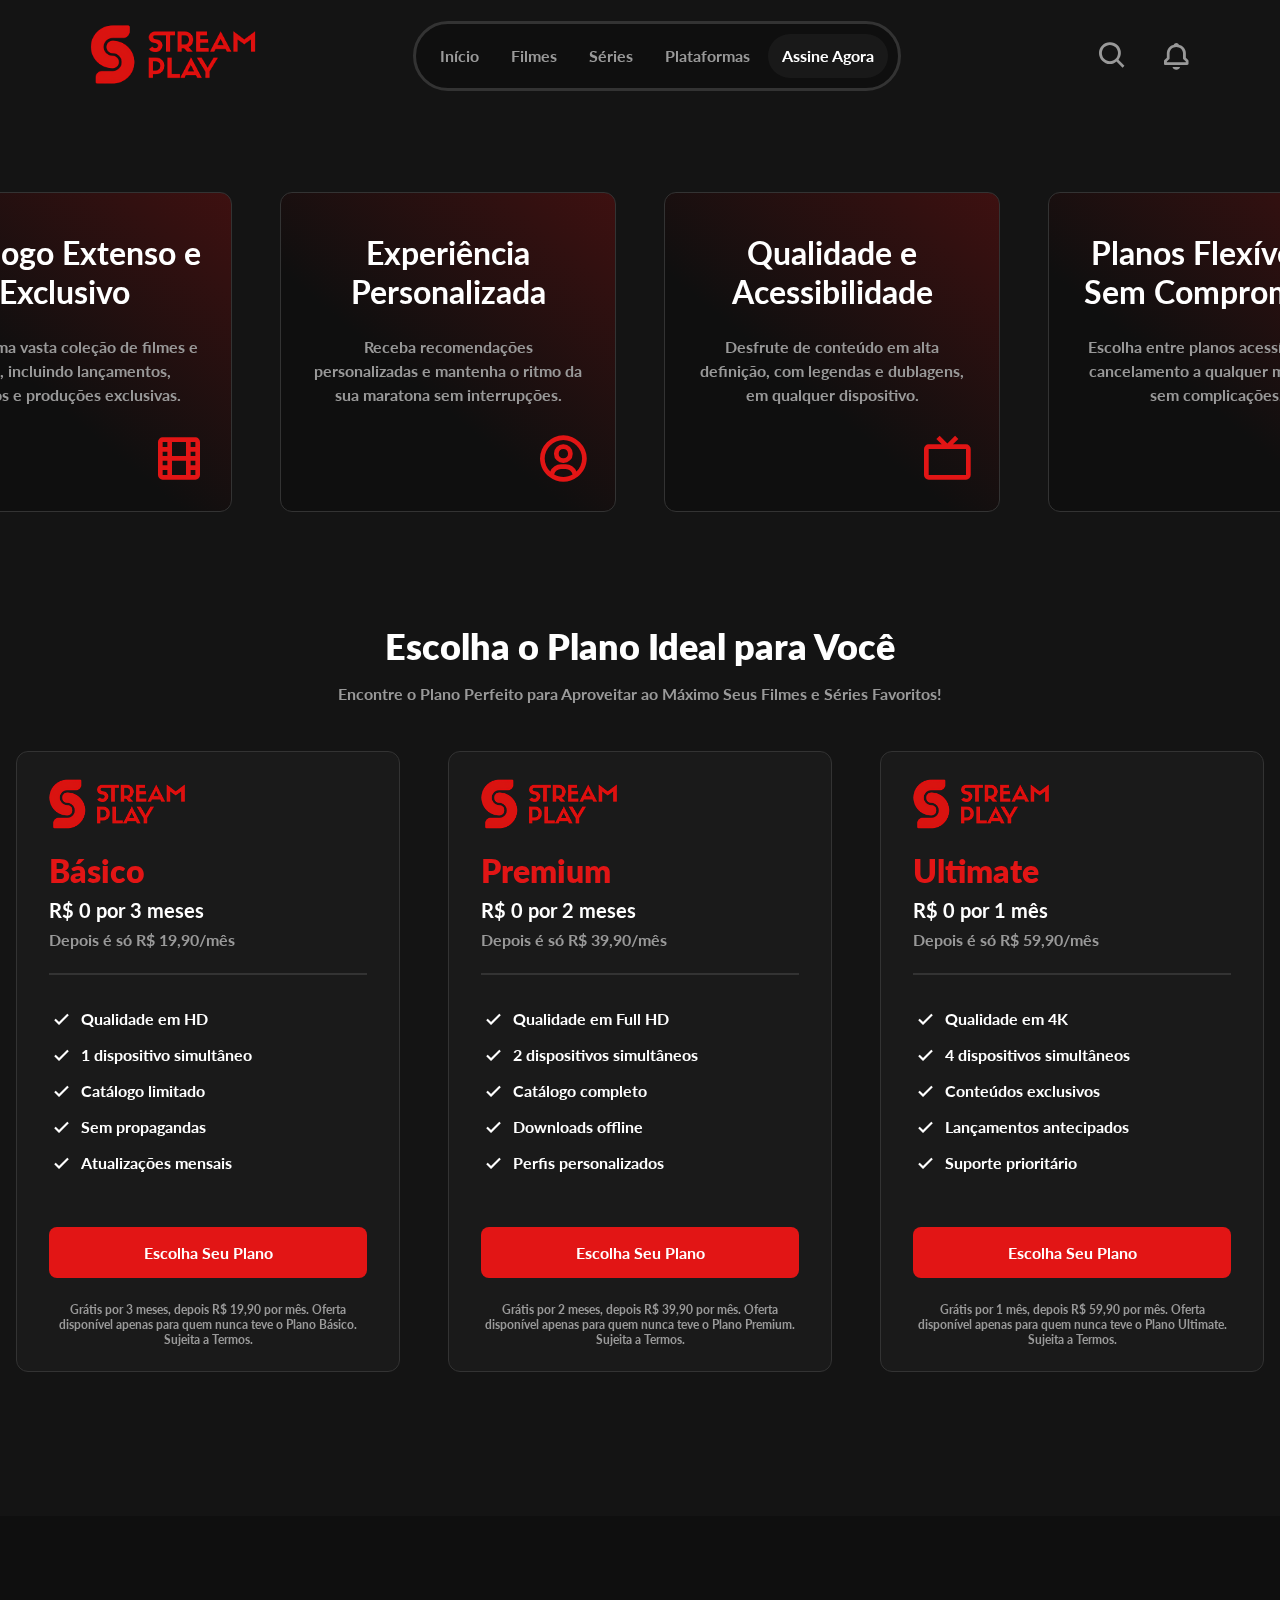
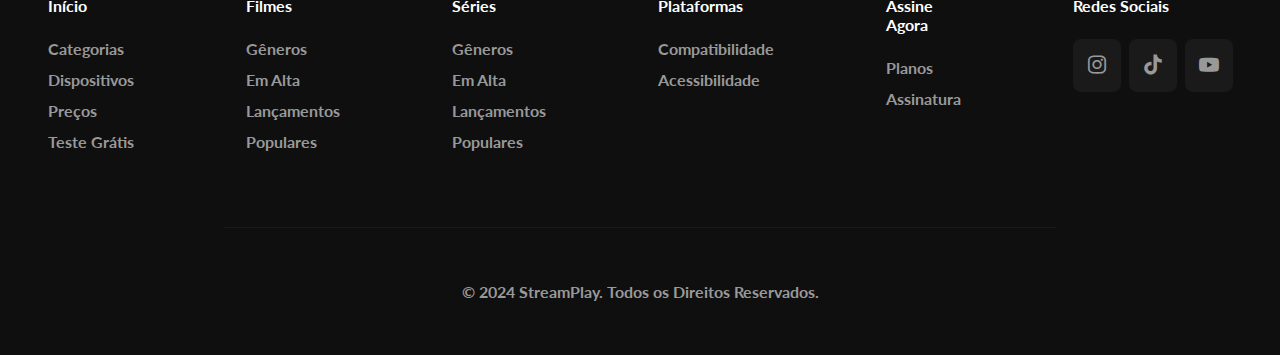
<file: plans.html>
<!DOCTYPE html>
<html lang="pt-br">
  <head>
    <meta charset="UTF-8" />
    <meta name="viewport" content="width=device-width, initial-scale=1.0" />
    <!-- css -->
    <link rel="stylesheet" href="./css/style.css" />
    <!-- favIcon -->
    <link
      rel="shortcut icon"
      href="./img/logo-pequeno.png"
      type="image/x-icon"
    />
    <!-- boxIcons -->
    <link
      href="https://unpkg.com/boxicons@2.1.4/css/boxicons.min.css"
      rel="stylesheet"
    />
    <!-- fontAwesome -->
    <link
      href="https://cdnjs.cloudflare.com/ajax/libs/font-awesome/6.7.2/css/all.min.css"
      rel="stylesheet"
    />
    <!-- aos -->
    <link href="https://unpkg.com/aos@2.3.1/dist/aos.css" rel="stylesheet" />
    <title>Assinar | StreamPlay</title>
  </head>

  <body>
    <button id="btn-top"><i class="fa-solid fa-caret-up"></i></button>

    <!-- header -->
    <header>
      <nav data-aos="fade-down" data-aos-duration="1500">
        <div class="menu">
          <a href="index.html#home">
            <img src="./img/logo.png" alt="streamplay" />
          </a>
          <ul class="nav-bar">
            <li><a href="index.html#home">Início</a></li>
            <li><a href="index.html#movie">Filmes</a></li>
            <li><a href="index.html#serie">Séries</a></li>
            <li><a href="index.html#platform">Plataformas</a></li>
            <li><a href="#">Assine Agora</a></li>
          </ul>
          <ul class="icons">
            <li>
              <button><i class="bx bx-search"></i></button>
              <button><i class="bx bx-bell"></i></button>
            </li>
          </ul>
        </div>
      </nav>
    </header>

    <main>
      <!-- plans -->
      <section id="plans">
        <div class="plans-container">
          <div class="reasons-card" data-aos="zoom-in" data-aos-duration="2000">
            <ul class="card-reasons">
              <li>
                <h2>Catálogo Extenso e Exclusivo</h2>
              </li>
              <li>
                <p>
                  Acesse uma vasta coleção de filmes e séries, incluindo
                  lançamentos, clássicos e produções exclusivas.
                </p>
              </li>
              <li>
                <i class="bx bx-film"></i>
              </li>
            </ul>
            <ul class="card-reasons">
              <li>
                <h2>Experiência Personalizada</h2>
              </li>
              <li>
                <p>
                  Receba recomendações personalizadas e mantenha o ritmo da sua
                  maratona sem interrupções.
                </p>
              </li>
              <li>
                <i class="bx bx-user-circle"></i>
              </li>
            </ul>
            <ul class="card-reasons">
              <li>
                <h2>Qualidade e Acessibilidade</h2>
              </li>
              <li>
                <p>
                  Desfrute de conteúdo em alta definição, com legendas e
                  dublagens, em qualquer dispositivo.
                </p>
              </li>
              <li>
                <i class="bx bx-tv"></i>
              </li>
            </ul>
            <ul class="card-reasons">
              <li>
                <h2>Planos Flexíveis e Sem Compromisso</h2>
              </li>
              <li>
                <p>
                  Escolha entre planos acessíveis com cancelamento a qualquer
                  momento, sem complicações.
                </p>
              </li>
              <li>
                <i class="bx bx-wallet"></i>
              </li>
            </ul>
          </div>
          <div class="plans-inner">
            <div
              class="text-container"
              data-aos="fade-down"
              data-aos-duration="2000"
            >
              <h1>Escolha o <span>Plano</span> Ideal para Você</h1>
              <p>
                Encontre o Plano Perfeito para Aproveitar ao Máximo Seus Filmes
                e Séries Favoritos!
              </p>
            </div>
            <div class="plans-card" data-aos="fade-up" data-aos-duration="2000">
              <ul class="card-plans">
                <li>
                  <img src="./img/logo.png" alt="" />
                </li>
                <li>
                  <h1>Básico</h1>
                </li>
                <li>
                  <h2>R$ 0 por 3 meses</h2>
                </li>
                <li>
                  <h3>Depois é só R$ 19,90/mês</h3>
                </li>
                <li class="check-text">
                  <i class="bx bx-check"></i>
                  <p>Qualidade em HD</p>
                </li>
                <li class="check-text">
                  <i class="bx bx-check"></i>
                  <p>1 dispositivo simultâneo</p>
                </li>
                <li class="check-text">
                  <i class="bx bx-check"></i>
                  <p>Catálogo limitado</p>
                </li>
                <li class="check-text">
                  <i class="bx bx-check"></i>
                  <p>Sem propagandas</p>
                </li>
                <li class="check-text">
                  <i class="bx bx-check"></i>
                  <p>Atualizações mensais</p>
                </li>
                <div class="button-container">
                  <a href="plans.html">Escolha Seu Plano</a>
                </div>
                <li>
                  <p>
                    Grátis por 3 meses, depois R$ 19,90 por mês. Oferta
                    disponível apenas para quem nunca teve o Plano Básico.
                    Sujeita a Termos.
                  </p>
                </li>
              </ul>
              <ul class="card-plans">
                <li>
                  <img src="./img/logo.png" alt="" />
                </li>
                <li>
                  <h1>Premium</h1>
                </li>
                <li>
                  <h2>R$ 0 por 2 meses</h2>
                </li>
                <li>
                  <h3>Depois é só R$ 39,90/mês</h3>
                </li>
                <li class="check-text">
                  <i class="bx bx-check"></i>
                  <p>Qualidade em Full HD</p>
                </li>
                <li class="check-text">
                  <i class="bx bx-check"></i>
                  <p>2 dispositivos simultâneos</p>
                </li>
                <li class="check-text">
                  <i class="bx bx-check"></i>
                  <p>Catálogo completo</p>
                </li>
                <li class="check-text">
                  <i class="bx bx-check"></i>
                  <p>Downloads offline</p>
                </li>
                <li class="check-text">
                  <i class="bx bx-check"></i>
                  <p>Perfis personalizados</p>
                </li>
                <div class="button-container">
                  <a href="plans.html">Escolha Seu Plano</a>
                </div>
                <li>
                  <p>
                    Grátis por 2 meses, depois R$ 39,90 por mês. Oferta
                    disponível apenas para quem nunca teve o Plano Premium.
                    Sujeita a Termos.
                  </p>
                </li>
              </ul>
              <ul class="card-plans">
                <li>
                  <img src="./img/logo.png" alt="logo" />
                </li>
                <li>
                  <h1>Ultimate</h1>
                </li>
                <li>
                  <h2>R$ 0 por 1 mês</h2>
                </li>
                <li>
                  <h3>Depois é só R$ 59,90/mês</h3>
                </li>
                <li class="check-text">
                  <i class="bx bx-check"></i>
                  <p>Qualidade em 4K</p>
                </li>
                <li class="check-text">
                  <i class="bx bx-check"></i>
                  <p>4 dispositivos simultâneos</p>
                </li>
                <li class="check-text">
                  <i class="bx bx-check"></i>
                  <p>Conteúdos exclusivos</p>
                </li>
                <li class="check-text">
                  <i class="bx bx-check"></i>
                  <p>Lançamentos antecipados</p>
                </li>
                <li class="check-text">
                  <i class="bx bx-check"></i>
                  <p>Suporte prioritário</p>
                </li>
                <div class="button-container">
                  <a href="plans.html">Escolha Seu Plano</a>
                </div>
                <li>
                  <p>
                    Grátis por 1 mês, depois R$ 59,90 por mês. Oferta disponível
                    apenas para quem nunca teve o Plano Ultimate. Sujeita a
                    Termos.
                  </p>
                </li>
              </ul>
            </div>
          </div>
        </div>
      </section>
    </main>

    <!-- footer -->
    <footer>
      <div class="footer-container">
        <div class="footer-top">
          <div class="footer-inner">
            <h3>Início</h3>
            <ul>
              <li><a href="index.html#movie">Categorias</a></li>
              <li><a href="index.html#platform">Dispositivos</a></li>
              <li><a href="index.html#subscribe">Preços</a></li>
              <li><a href="index.html#testFree">Teste Grátis</a></li>
            </ul>
          </div>
          <div class="footer-inner">
            <h3>Filmes</h3>
            <ul>
              <li><a href="index.html#movie">Gêneros</a></li>
              <li><a href="index.html#movie">Em Alta</a></li>
              <li><a href="index.html#movie">Lançamentos</a></li>
              <li><a href="index.html#movie">Populares</a></li>
            </ul>
          </div>
          <div class="footer-inner">
            <h3>Séries</h3>
            <ul>
              <li><a href="index.html#serie">Gêneros</a></li>
              <li><a href="index.html#serie">Em Alta</a></li>
              <li><a href="index.html#serie">Lançamentos</a></li>
              <li><a href="index.html#serie">Populares</a></li>
            </ul>
          </div>
          <div class="footer-inner">
            <h3>Plataformas</h3>
            <ul>
              <li><a href="index.html#platform">Compatibilidade</a></li>
              <li><a href="index.html#platform">Acessibilidade</a></li>
            </ul>
          </div>
          <div class="footer-inner">
            <h3>Assine Agora</h3>
            <ul>
              <li><a href="index.html#subscribe">Planos</a></li>
              <li><a href="index.html#subscribe">Assinatura</a></li>
            </ul>
          </div>
          <div class="footer-inner">
            <h3>Redes Sociais</h3>
            <ul class="icon-contact">
              <li>
                <a href="https://www.instagram.com"
                  ><i class="bx bxl-instagram"></i
                ></a>
              </li>
              <li>
                <a href="https://www.tiktok.com/pt-BR"
                  ><i class="bx bxl-tiktok"></i
                ></a>
              </li>
              <li>
                <a href="https://www.youtube.com"
                  ><i class="bx bxl-youtube"></i
                ></a>
              </li>
            </ul>
          </div>
        </div>
        <div class="footer-bottom">
          <h2>© 2024 StreamPlay. Todos os Direitos Reservados.</h2>
        </div>
      </div>
    </footer>

    <script src="./js/script.js"></script>
    <script src="https://unpkg.com/aos@2.3.1/dist/aos.js"></script>
    <script>
      AOS.init();
    </script>
  </body>
</html>
</file>
<file: css/style.css>
/* #region global */
@import url("https://fonts.googleapis.com/css2?family=Lato:ital,wght@0,100;0,300;0,400;0,700;0,900;1,100;1,300;1,400;1,700;1,900&family=Roboto:ital,wght@0,100;0,300;0,400;0,500;0,700;0,900;1,100;1,300;1,400;1,500;1,700;1,900&display=swap");

* {
  margin: 0;
  padding: 0;
  box-sizing: border-box;
  text-decoration: none;
  list-style: none;
  font-family: "Lato";
}

:root {
  --color-base: #e21515;
  --color-subbase: #141414;
  --color-text: #ffffff;
  --color-subtext: #999999;
  --color-black: #0f0f0f;
  --color-subblack: #1a1a1a;
  --color-border: #333333;
  --color-dark: #a11313;
  --color-gradient: linear-gradient(220deg, #e21515 -210%, #0f0f0f 60%);
  --no-color: transparent;
}

html {
  scroll-behavior: smooth;
}

body {
  background-color: var(--color-subbase);
  color: var(--color-base);
}

::-webkit-scrollbar {
  width: 20px;
}

::-webkit-scrollbar-track {
  background-color: var(--no-color);
}

::-webkit-scrollbar-thumb {
  background-color: var(--color-base);
  border: 5px solid transparent;
  background-clip: content-box;
  border-radius: 10px;
  transition: background-color 0.3s ease-in-out;
}

::-webkit-scrollbar-thumb:hover {
  background-color: var(--color-dark);
}

#btn-top {
  position: fixed;
  bottom: 20px;
  right: 20px;
  width: 3.125rem;
  height: 3.125rem;
  background-color: var(--color-subblack);
  border: none;
  color: var(--color-text);
  font-size: 1.25rem;
  border-radius: 50%;
  display: flex;
  align-items: center;
  justify-content: center;
  cursor: pointer;
  opacity: 0;
  visibility: hidden;
  transition: opacity 0.3s ease-in-out, visibility 0.3s ease-in-out,
    transform 0.3s ease-in-out, background-color 0.3s ease-in-out;
}

#btn-top:hover {
  transform: translateY(-4px);
  background-color: var(--color-border);
}

/* #endregion */

/* #region menu */
header {
  nav {
    position: fixed;
    z-index: 100;
    width: 100%;
    height: 7rem;
    display: flex;
    align-items: center;
    justify-content: center;
    transition: backdrop-filter 0.5s ease-in-out;

    .menu {
      display: flex;
      justify-content: space-around;
      align-items: center;
      width: 100%;

      img {
        width: 100%;
        max-width: 170px;
      }

      .nav-bar {
        display: flex;
        gap: 2rem;
        background-color: var(--color-black);
        padding: 1.25rem 1.5rem;
        border-radius: 3rem;
        border: 3px solid var(--color-border);
        transform: translateX(-20px);

        li {
          display: flex;
          align-items: center;
          position: relative;

          a {
            transform: translateY(2px);
            color: var(--color-subtext);
            font-weight: bold;
            position: relative;
            font-size: 1rem;
            padding-bottom: 5px;
            transition: transform 0.3s ease-in-out, color 0.3s ease-in-out;

            &::before {
              content: "";
              position: absolute;
              bottom: 0;
              left: 0;
              width: 100%;
              height: 2px;
              background-color: var(--color-text);
              border-radius: 50%;
              transform: scaleX(0);
              transition: transform 0.3s ease-in-out;
            }

            &:hover {
              color: var(--color-text);

              &::before {
                transform: scaleX(1);
              }
            }
          }

          &::before {
            content: "";
            position: absolute;
            top: -10px;
            left: 50%;
            transform: translateX(-50%);
            width: calc(100% + 1.75rem);
            height: calc(100% + 1.25rem);
            background-color: var(--color-border);
            border-radius: 3rem;
            z-index: 1;
            opacity: 0;
            transition: opacity 0.3s ease-in-out, transform 0.3s ease-in-out;
            pointer-events: none;
          }

          &.active {
            a {
              color: var(--color-text) !important;
              z-index: 2;

              &::before {
                display: none;
              }
            }

            &::before {
              opacity: 0.3;
            }
          }
        }
      }

      .icons {
        li {
          display: flex;
          align-items: center;
          justify-content: center;
          gap: 2rem;

          & button {
            background-color: var(--no-color);
            border: none;
            cursor: pointer;

            & i {
              font-size: 2rem;
              color: var(--color-subtext);
              transition: color 0.3s ease-in-out;

              &:hover {
                color: var(--color-text);
              }
            }
          }
        }
      }
    }
  }

  .nav-blur {
    backdrop-filter: blur(10px);
    transition: backdrop-filter 0.5s ease-in-out;
    border-radius: 0 0 1rem 1rem;
  }
}

/* #endregion */

/* #region home */
#home {
  .home-container {
    width: 100%;
    height: 100vh;
    align-items: center;
    justify-content: center;
    display: flex;
    background: linear-gradient(to bottom, rgba(0, 0, 0, 0), #141414),
      linear-gradient(to top, rgba(0, 0, 0, 0), #141414), url(../img/fundo.png);
    background-repeat: no-repeat;
    background-size: cover;
    background-position: center;
    text-align: center;

    & img {
      width: 100%;
      max-width: 320px;
      opacity: 0.8;
      transform: translateY(30px);
    }

    & h1 {
      margin-top: -1.5rem;
      color: var(--color-text);
      font-size: 2.5rem;
      margin-bottom: 1rem;
      font-weight: 800;

      & span {
        color: var(--color-base);
      }
    }

    & p {
      font-size: 1rem;
      color: var(--color-subtext);
      line-height: 1.5;
      margin-bottom: 2.5rem;
      padding: 0 22rem;
      font-weight: 700;
    }

    & .button-play {
      display: flex;
      justify-content: center;
      align-items: center;
      margin-bottom: 1.5rem;

      a {
        color: var(--color-text);
        background-color: var(--color-base);
        font-weight: bold;
        font-size: 1rem;
        align-items: center;
        justify-content: center;
        display: flex;
        border-radius: 0.5rem;
        padding: 1rem 1.25rem;
        gap: 1rem;
        z-index: 1;
        transition: background-color 0.3s ease-in-out;

        &:hover {
          background-color: var(--color-dark);
        }
      }

      & i {
        font-size: 1.25rem;
        color: var(--color-text);
      }
    }

    & .down-arrow {
      display: flex;
      justify-content: center;
      align-items: center;

      & a {
        & #arrow-animation {
          transform: rotate(90deg);
          width: 2rem;
          height: 2rem;

          & path {
            stroke: var(--color-base);
            fill: var(--color-base);
          }
        }
      }
    }
  }
}

/* #endregion */

/* #region movie */
#movie {
  .movie-container {
    display: flex;
    flex-direction: column;
    justify-content: center;
    background-color: var(--color-subbase);
    padding: 9rem 9rem 0 9rem;

    & h1 {
      color: var(--color-text);
      font-size: 2.25rem;
      margin-bottom: 1rem;
      font-weight: 800;
    }

    & p {
      font-size: 1rem;
      color: var(--color-subtext);
      margin-bottom: 3rem;
      font-weight: 700;
    }

    & .movie-card {
      display: flex;
      justify-content: space-between;
      align-items: center;

      & .card-container {
        background-color: var(--color-subblack);
        border: 1px solid var(--color-border);
        border-radius: 0.75rem;
        padding: 1.75rem;
        transition: opacity 0.3s ease-in-out, transform 0.3s ease-in-out;

        & .image-wrapper {
          position: relative;
        }

        & .image-wrapper img {
          position: relative;
          margin-bottom: 0.75rem;
          z-index: 1;
          transition: opacity 0.3s ease-in-out;
        }

        & .image-wrapper::after {
          content: "";
          position: absolute;
          top: 0;
          left: 0;
          width: 100%;
          height: 100%;
          background: linear-gradient(to bottom, rgba(0, 0, 0, 0), #1a1a1a);
          z-index: 2;
        }

        & h2 {
          display: flex;
          align-items: center;
          justify-content: space-between;
          color: var(--color-text);
          font-size: 1rem;
        }

        & .arrow-animations {
          width: 2rem;
          height: 2rem;
          padding: 0.5rem;
          border-radius: 0.5rem;
          background-color: var(--color-border);

          & path {
            stroke: var(--color-text);
            fill: var(--color-text);
          }
        }

        &:hover {
          transform: scale(1.04);
          box-shadow: 0 8px 25px var(--color-black);
        }
      }

      &:hover .card-container:not(:hover) {
        opacity: 0.5;
      }
    }
  }
}

/* #endregion */

/* #region serie */
#serie {
  & .serie-container {
    display: flex;
    flex-direction: column;
    justify-content: center;
    background-color: var(--color-subbase);
    padding: 9rem 9rem 0 9rem;

    & h1 {
      color: var(--color-text);
      font-size: 2.25rem;
      margin-bottom: 1rem;
      font-weight: 800;
    }

    & p {
      font-size: 1rem;
      color: var(--color-subtext);
      margin-bottom: 3rem;
      font-weight: 700;
    }

    & .serie-card {
      display: flex;
      justify-content: space-between;
      align-items: center;

      & .card-container {
        background-color: var(--color-subblack);
        border: 1px solid var(--color-border);
        border-radius: 0.75rem;
        padding: 1.75rem;
        transition: opacity 0.3s ease-in-out, transform 0.3s ease-in-out;

        & .image-wrapper {
          position: relative;
        }

        & .image-wrapper img {
          position: relative;
          margin-bottom: 0.75rem;
          z-index: 1;
          transition: opacity 0.3s ease-in-out;
        }

        & .image-wrapper::after {
          content: "";
          position: absolute;
          top: 0;
          left: 0;
          width: 100%;
          height: 100%;
          background: linear-gradient(to bottom, rgba(0, 0, 0, 0), #1a1a1a);
          z-index: 2;
        }

        & h2 {
          display: flex;
          align-items: center;
          justify-content: space-between;
          color: var(--color-text);
          font-size: 1rem;
        }

        & .arrow-animations {
          width: 2rem;
          height: 2rem;
          padding: 0.5rem;
          border-radius: 0.5rem;
          background-color: var(--color-border);

          & path {
            stroke: var(--color-text);
            fill: var(--color-text);
          }
        }

        &:hover {
          transform: scale(1.04);
          box-shadow: 0 8px 25px var(--color-black);
        }
      }

      &:hover .card-container:not(:hover) {
        opacity: 0.5;
      }
    }
  }
}

/* #endregion */

/* #region platform */
#platform {
  & .platform-container {
    display: flex;
    flex-direction: column;
    justify-items: center;
    background-color: var(--color-subbase);
    padding: 9rem 9rem 0 9rem;

    & h1 {
      color: var(--color-text);
      font-size: 2.25rem;
      margin-bottom: 1rem;
      font-weight: 800;
    }

    & p {
      font-size: 1rem;
      color: var(--color-subtext);
      font-weight: 700;
    }

    & .platform-inner {
      display: grid;
      grid-template-columns: repeat(3, 1fr);
      gap: 2.25rem;
      margin-top: 3rem;

      & .card-platform {
        display: flex;
        flex-direction: column;
        justify-content: center;
        background: var(--color-gradient);
        border-radius: 0.75rem;
        padding: 3rem;
        border: 1px solid var(--color-border);

        & .icon-title {
          display: flex;
          align-items: center;
          margin-bottom: 1rem;
          gap: 1rem;

          & i {
            font-size: 2rem;
            background-color: var(--color-subblack);
            padding: 0.75rem;
            border-radius: 0.5rem;
            border: 1px solid var(--color-border);
          }

          & h2 {
            font-size: 1.5rem;
            color: var(--color-text);
          }
        }

        & p {
          font-size: 1rem;
          color: var(--color-subtext);
          line-height: 1.5;
          font-weight: 700;
        }
      }
    }
  }

  .faq-container {
    display: flex;
    flex-direction: column;
    justify-content: space-between;
    background-color: var(--color-subbase);
    padding: 9rem 9rem 0 9rem;

    h1 {
      color: var(--color-text);
      font-size: 2.25rem;
      margin-bottom: 1rem;
      font-weight: 900;
    }

    p {
      font-size: 1rem;
      color: var(--color-subtext);
      font-weight: bold;
      line-height: 1.5;
    }

    & .faq-inner {
      margin-top: 3rem;
      display: flex;
      gap: 5rem;
      align-items: flex-start;

      .faq-left {
        display: flex;
        justify-content: center;
        align-items: center;
        gap: 1rem;
        flex: 1;
        flex-direction: column;

        .faq-item {
          position: relative;

          &::after {
            content: "";
            position: absolute;
            bottom: 0;
            left: 0;
            width: 100%;
            height: 1px;
            background: linear-gradient(
              to right,
              #141414 0%,
              #e21515 50%,
              #141414 100%
            );
          }

          &.active {
            .faq-response {
              max-height: auto;
              margin-bottom: 2rem;
            }
          }

          .faq-question {
            background-color: var(--no-color);
            border: none;
            border-radius: 0.75rem;
            color: var(--color-text);
            width: 100%;
            padding: 2.5rem 0;
            cursor: pointer;
            display: flex;
            justify-content: space-between;
            align-items: center;

            h2 {
              font-size: 1.25rem;

              & span {
                background-color: var(--color-subblack);
                padding: 0.75rem 0.75rem;
                border-radius: 0.75rem;
                margin-right: 1rem;
              }
            }

            i {
              font-size: 1.25rem;
              color: var(--color-text);
              transition: transform 0.3s ease-in-out;
            }
          }

          .faq-response {
            max-height: 0;
            overflow: hidden;
            background-color: var(--no-color);
            transition: max-height 0.3s ease-in-out;

            p {
              font-size: 1rem;
              color: var(--color-subtext);
              font-weight: bold;
              line-height: 1.5;
            }
          }
        }
      }

      .faq-right {
        display: flex;
        justify-content: center;
        align-items: center;
        gap: 1rem;
        flex: 1;
        flex-direction: column;

        .faq-item {
          position: relative;

          &::after {
            content: "";
            position: absolute;
            bottom: 0;
            left: 0;
            width: 100%;
            height: 1px;
            background: linear-gradient(
              to right,
              #141414 0%,
              #e21515 50%,
              #141414 100%
            );
          }

          &.active {
            .faq-response {
              max-height: auto;
              margin-bottom: 2rem;
            }
          }

          .faq-question {
            background-color: var(--no-color);
            border: none;
            border-radius: 0.75rem;
            color: var(--color-text);
            width: 100%;
            padding: 2.5rem 0;
            cursor: pointer;
            display: flex;
            justify-content: space-between;
            align-items: center;

            h2 {
              font-size: 1.25rem;

              & span {
                background-color: var(--color-subblack);
                padding: 0.75rem 0.75rem;
                border-radius: 0.75rem;
                margin-right: 1rem;
              }
            }

            i {
              font-size: 1.25rem;
              color: var(--color-text);
              transition: transform 0.3s ease-in-out;
            }
          }

          .faq-response {
            max-height: 0;
            overflow: hidden;
            background-color: var(--no-color);
            text-align: start;
            width: 100%;
            transition: max-height 0.3s ease-in-out;

            p {
              font-size: 1rem;
              color: var(--color-subtext);
              font-weight: bold;
              line-height: 1.5;
            }
          }
        }
      }
    }
  }
}

/* #endregion */

/* #region subscribe */
#subscribe {
  & .subscribe-container {
    display: flex;
    flex-direction: column;
    justify-content: center;
    background-color: var(--color-subbase);
    padding: 8rem 9rem 9rem 9rem;

    & h1 {
      color: var(--color-text);
      font-size: 2.25rem;
      margin-bottom: 1rem;
      font-weight: 800;
    }

    & p {
      font-size: 1rem;
      color: var(--color-subtext);
      font-weight: 700;
    }

    & .subscribe-inner {
      margin-top: 3rem;
      display: flex;
      justify-content: space-between;
      align-items: center;

      & .card-subscribe {
        background-color: var(--color-subblack);
        border: 1px solid var(--color-border);
        border-radius: 0.75rem;
        padding: 2rem;
        width: 32rem;
        height: auto;
        margin-bottom: 9rem;
        transition: box-shadow 0.3s ease-in-out, background 0.3s ease-in-out;

        & h1 {
          color: var(--color-text);
          margin-bottom: 1rem;
          font-size: 1.75rem;
          font-weight: 800;
        }

        & .check-text {
          display: flex;
          align-items: center;
          margin-bottom: 0.75rem;
          gap: 0.5rem;

          & i {
            font-size: 1.5rem;
            color: var(--color-subtext);
          }

          & h3 {
            color: var(--color-subtext);
            font-size: 1rem;
          }
        }

        & h2 {
          margin-top: 1.5rem;
          font-size: 1.5rem;
          color: var(--color-text);

          & span {
            font-size: 1rem;
            color: var(--color-subtext);
          }
        }

        & .button-container {
          display: flex;
          gap: 0.75rem;
          justify-content: center;
          margin-top: 2rem;

          & a {
            color: var(--color-text);
            font-weight: bold;
            font-size: 1rem;
            display: flex;
            border-radius: 0.5rem;
            padding: 1rem;
            width: 100%;
            transition: background-color 0.3s ease-in-out;
            justify-content: center;
            align-items: center;

            &.red-button {
              background-color: var(--color-base);

              &:hover {
                background-color: var(--color-dark);
              }
            }

            &.dark-button {
              background-color: var(--color-subbase);
              border: 1px solid var(--color-border);

              &:hover {
                background-color: var(--color-border);
              }
            }
          }
        }

        &:hover {
          background: var(--color-gradient);
          box-shadow: 0 8px 25px var(--color-black);
        }
      }
    }

    & .sub-container {
      background: linear-gradient(to bottom, rgba(0, 0, 0, 0), #141414),
        linear-gradient(to top, rgba(0, 0, 0, 0), #141414),
        url(../img/fundo-card.png);
      background-position: center;
      background-size: cover;
      height: 350px;
      width: 100%;
      border-radius: 0.5rem;
      align-items: center;
      display: flex;
      border: 1px solid var(--color-border);
      justify-content: space-around;

      & h1 {
        font-size: 3rem;
        color: var(--color-text);
        font-weight: 800;

        & span {
          color: var(--color-base);
        }
      }

      & p {
        font-size: 1rem;
        color: var(--color-subtext);
        font-weight: 700;
      }

      & a {
        color: var(--color-text);
        background-color: var(--color-base);
        font-weight: bold;
        font-size: 1rem;
        display: flex;
        border-radius: 0.5rem;
        padding: 1rem 1.25rem;
        transition: background-color 0.3s ease-in-out;

        &:hover {
          background-color: var(--color-dark);
        }
      }
    }
  }
}

/*#endregion*/

/* #region footer */
footer {
  & .footer-container {
    background-color: var(--color-black);
    padding: 5rem 14rem 0 14rem;

    & .footer-top {
      display: flex;
      justify-content: center;
      gap: 7rem;

      & .footer-inner {
        display: flex;
        flex-direction: column;
        margin-bottom: 4rem;

        & h3 {
          font-size: 1rem;
          margin-bottom: 1.5rem;
          color: var(--color-text);
        }

        & li {
          margin-bottom: 0.75rem;

          & a {
            color: var(--color-subtext);
            transition: color 0.3s ease-in-out;
            font-weight: bold;

            &:hover {
              color: var(--color-text);
            }
          }
        }

        & .icon-contact {
          display: flex;
          gap: 0.5rem;
          margin-top: 0.75rem;

          & a {
            font-size: 1.5rem;
            padding: 0.75rem;
            background-color: var(--color-subblack);
            color: var(--color-subtext);
            border-radius: 0.5rem;
            transition: color 0.3s ease-in-out,
              background-color 0.3s ease-in-out;

            &:hover {
              color: var(--color-subblack);
              background-color: var(--color-subtext);
            }
          }
        }
      }
    }

    & .footer-bottom {
      display: flex;
      justify-content: center;
      align-items: center;
      border-top: 1px solid var(--color-subblack);
      height: 8rem;

      & h2 {
        color: var(--color-subtext);
        font-size: 1rem;
      }
    }
  }
}

/* #endregion */

/* #region plans */
#plans {
  .plans-container {
    align-items: center;
    justify-content: center;
    background-color: var(--color-subbase);
    display: flex;
    flex-direction: column;

    & .reasons-card {
      display: flex;
      justify-content: center;
      align-items: center;
      gap: 3rem;
      margin-top: 12rem;
      margin-bottom: 7rem;

      & .card-reasons {
        background: var(--color-gradient);
        border: 1px solid var(--color-border);
        border-radius: 0.75rem;
        width: 21rem;
        height: 20rem;
        text-align: center;
        display: flex;
        align-items: center;
        justify-content: center;
        flex-direction: column;
        position: relative;

        & h2 {
          color: var(--color-text);
          font-size: 2rem;
          margin-bottom: 1.5rem;
          padding: 0 1rem;
        }

        & p {
          color: var(--color-subtext);
          font-weight: 700;
          padding: 0 2rem;
          font-size: 1rem;
          line-height: 1.5;
          margin-bottom: 4rem;
        }

        & i {
          color: var(--color-gradient);
          font-size: 3.5rem;
          position: absolute;
          bottom: 1.5rem;
          right: 1.5rem;
        }
      }
    }

    & .plans-inner {
      & .text-container {
        text-align: center;

        & h1 {
          color: var(--color-text);
          font-size: 2.25rem;
          margin-bottom: 1rem;
          font-weight: 800;
        }

        & p {
          font-size: 1rem;
          color: var(--color-subtext);
          margin-bottom: 3rem;
          font-weight: 700;
        }
      }

      & .plans-card {
        display: flex;
        gap: 3rem;
        align-items: center;
        justify-content: center;
        padding-bottom: 9rem;

        & .card-plans {
          background-color: var(--color-subblack);
          border: 1px solid var(--color-border);
          border-radius: 0.75rem;
          display: flex;
          flex-direction: column;
          padding: 1.5rem 2rem;
          width: 24rem;
          height: auto;
          transition: background 0.3s ease-in-out, box-shadow 0.3s ease-in-out;

          & img {
            width: 140px;
            transform: translateX(-2px);
          }

          & h1 {
            margin-top: 1rem;
            color: var(--color-base);
            font-size: 2rem;
            margin-bottom: 0.5rem;
            font-weight: 800;
          }

          & h2 {
            color: var(--color-text);
            font-size: 1.25rem;
            margin-bottom: 0.5rem;
          }

          & h3 {
            color: var(--color-subtext);
            border-bottom: 2px solid var(--color-border);
            font-size: 1rem;
            padding-bottom: 1.5rem;
            margin-bottom: 2rem;
          }

          & .check-text {
            display: flex;
            margin-bottom: 0.75rem;
            align-items: center;
            gap: 0.5rem;

            & i {
              font-size: 1.5rem;
              color: var(--color-text);
            }

            & p {
              font-size: 1rem;
              font-weight: 700;
              color: var(--color-text);
            }
          }

          & .button-container {
            margin-top: 2.5rem;
            display: flex;
            justify-content: center;
            align-items: center;
            margin-bottom: 1.5rem;

            & a {
              color: var(--color-text);
              font-weight: bold;
              font-size: 1rem;
              display: flex;
              border-radius: 0.5rem;
              width: 100%;
              padding: 1rem;
              transition: background-color 0.3s ease-in-out;
              justify-content: center;
              align-items: center;
              background-color: var(--color-base);

              &:hover {
                background-color: var(--color-dark);
              }
            }
          }

          & p {
            color: var(--color-subtext);
            font-size: 0.75rem;
            font-weight: 700;
            text-align: center;
          }

          &:hover {
            background: var(--color-gradient);
            box-shadow: 0 8px 25px var(--color-black);
          }
        }
      }
    }
  }
}

/* #endregion */
</file>
